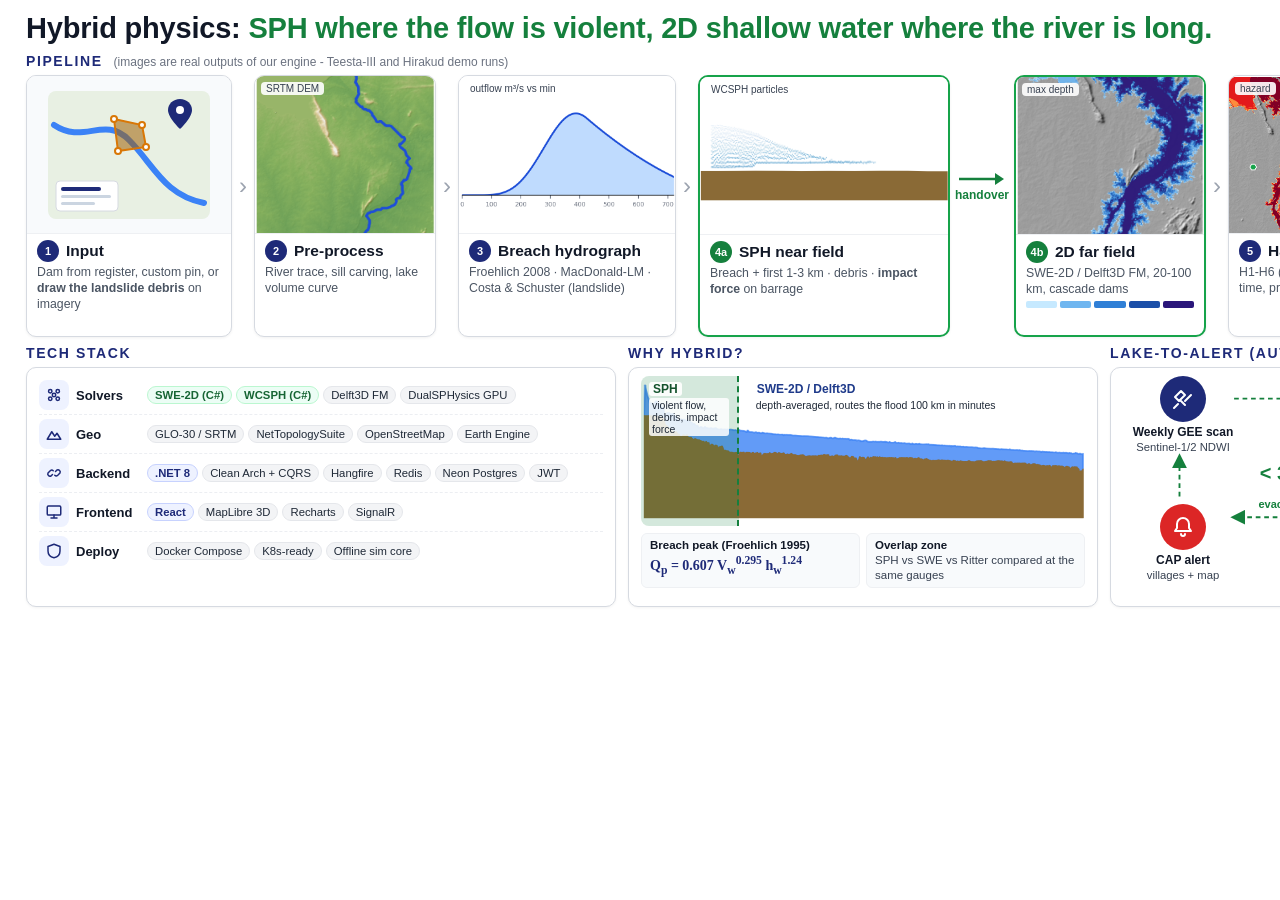
<file: docs/slides/slide3_tech_approach.html>
<!doctype html>
<html lang="en">
<head>
<meta charset="utf-8">
<title>JalPrahari - Slide 3 - Technical Approach</title>
<style>
  @page { size: 1920px 652px; margin: 0; }
  :root { --navy: #1e2a78; --ink: #111827; --text: #374151; --green: #15803d; --border: #d6dae1; --chip: #eef2ff; }
  * { box-sizing: border-box; margin: 0; padding: 0; }
  html, body { width: 1920px; height: 652px; background: #fff; overflow: hidden; }
  body { font-family: 'Segoe UI', Inter, Arial, sans-serif; color: var(--text); padding: 12px 26px 0; -webkit-print-color-adjust: exact; print-color-adjust: exact; }
  h1 { font-size: 29px; font-weight: 700; color: var(--ink); letter-spacing: -0.2px; }
  h1 span { color: var(--green); }
  .label { font-size: 14px; font-weight: 700; letter-spacing: 1.6px; color: var(--navy); margin: 8px 0 6px; }
  .label small { font-weight: 500; letter-spacing: 0; color: #6b7280; font-size: 12px; }

  .flow { display: flex; align-items: stretch; height: 262px; }
  .card { border: 1px solid var(--border); border-radius: 10px; background: #fff; overflow: hidden; display: flex; flex-direction: column; box-shadow: 0 1px 3px rgba(0,0,0,.06); position: relative; }
  .card .img { height: 158px; background: #f8fafc; display: flex; align-items: center; justify-content: center; overflow: hidden; border-bottom: 1px solid #eef0f3; position: relative; }
  .card .img img { width: 100%; height: 100%; object-fit: cover; }
  .card .img img.contain { object-fit: contain; }
  .card .body { padding: 6px 10px 8px; }
  .card h4 { font-size: 15.5px; color: var(--ink); display: flex; align-items: center; gap: 7px; white-space: nowrap; }
  .card p { font-size: 12.3px; line-height: 1.32; color: #4b5563; margin-top: 2px; }
  .n { flex: 0 0 22px; height: 22px; border-radius: 50%; background: var(--navy); color: #fff; font-size: 11px; font-weight: 700; display: grid; place-items: center; }
  .card.hl { border: 2px solid #16a34a; }
  .card.hl .n { background: #15803d; }
  .card.final { border: 2px solid var(--navy); }
  .src { position: absolute; top: 6px; left: 6px; font-size: 10px; background: rgba(255,255,255,.9); color: #374151; border-radius: 4px; padding: 1px 5px; }
  .arr { flex: 0 0 22px; display: flex; align-items: center; justify-content: center; color: #9ca3af; font-size: 24px; padding-bottom: 40px; }
  .arr.g { color: var(--green); flex-basis: 64px; flex-direction: column; font-size: 12px; font-weight: 700; }
  .arr.g svg { width: 50px; height: 18px; }
  .legend { display: flex; gap: 3px; margin-top: 4px; }
  .legend i { flex: 1; height: 7px; border-radius: 2px; }

  .illus { height: 158px; display: grid; place-items: center; background: #f8fafc; border-bottom: 1px solid #eef0f3; }
  .icons { display: grid; grid-template-columns: repeat(3, 1fr); gap: 8px 6px; padding: 8px; width: 100%; }
  .ib { display: flex; flex-direction: column; align-items: center; gap: 2px; font-size: 10.5px; color: #374151; text-align: center; line-height: 1.1; }
  .ib .c { width: 36px; height: 36px; border-radius: 50%; display: grid; place-items: center; }
  .ib svg { width: 20px; height: 20px; fill: none; stroke-width: 2; stroke-linecap: round; stroke-linejoin: round; }
  .files { display: grid; grid-template-columns: 1fr 1fr; gap: 6px; padding: 10px; width: 100%; }
  .file { border: 1.5px solid; border-radius: 5px; padding: 4px 6px; font-size: 11.5px; font-weight: 700; display: flex; align-items: center; gap: 5px; background: #fff; }
  .file small { font-weight: 500; color: #6b7280; font-size: 10px; }

  .bottom { display: grid; grid-template-columns: 590px 470px 380px 1fr; gap: 12px; }
  .panel { border: 1px solid var(--border); border-radius: 10px; padding: 8px 12px 9px; background: #fff; box-shadow: 0 1px 3px rgba(0,0,0,.05); height: 240px; overflow: hidden; }
  .techrow { display: grid; grid-template-columns: 30px 64px 1fr; align-items: center; gap: 7px; padding: 4px 0; border-bottom: 1px dashed #eceef2; }
  .techrow:last-child { border-bottom: 0; }
  .ti { width: 30px; height: 30px; border-radius: 8px; background: var(--chip); display: grid; place-items: center; }
  .ti svg { width: 18px; height: 18px; stroke: var(--navy); fill: none; stroke-width: 2; stroke-linecap: round; stroke-linejoin: round; }
  .techrow b { font-size: 13px; color: var(--ink); }
  .chips { display: flex; flex-wrap: wrap; gap: 4px; }
  .chip { font-size: 11.3px; padding: 2px 7px; border-radius: 999px; background: #f3f4f6; color: #1f2937; border: 1px solid #e5e7eb; white-space: nowrap; }
  .chip.k { background: #eef2ff; border-color: #c7d2fe; color: #1e2a78; font-weight: 600; }
  .chip.g { background: #ecfdf5; border-color: #bbf7d0; color: #166534; font-weight: 600; }

  .hybrid { position: relative; height: 150px; border-radius: 8px; overflow: hidden; background: #f8fafc; }
  .hybrid img { width: 100%; height: 100%; object-fit: fill; }
  .zone { position: absolute; top: 0; bottom: 0; padding: 6px 8px; font-size: 12px; font-weight: 700; }
  .zone > span { background: rgba(255,255,255,.9); border-radius: 3px; padding: 0 4px; }
  .zone.sph { left: 0; width: 22%; background: rgba(21,128,61,.18); border-right: 2px dashed #15803d; color: #14532d; }
  .zone.swe { left: 22%; right: 0; color: #1e3a8a; padding-left: 14px; }
  .zone small { display: block; background: rgba(255,255,255,.85); border-radius: 3px; padding: 1px 3px; margin-top: 2px; font-weight: 500; font-size: 10.5px; color: #1f2937; }
  .facts { display: grid; grid-template-columns: 1fr 1fr; gap: 6px; margin-top: 7px; }
  .fact { background: #f8fafc; border: 1px solid #eef0f3; border-radius: 6px; padding: 4px 8px; font-size: 11.5px; line-height: 1.3; }
  .fact b { color: var(--ink); }
  .formula { font-family: 'Cambria Math', 'Times New Roman', serif; font-weight: 700; color: var(--navy); font-size: 14px; }

  .loop { position: relative; height: 220px; }
  .node { position: absolute; width: 132px; text-align: center; font-size: 11.3px; line-height: 1.25; color: #374151; }
  .node .c { width: 46px; height: 46px; margin: 0 auto 3px; border-radius: 50%; display: grid; place-items: center; }
  .node .c svg { width: 24px; height: 24px; fill: none; stroke: #fff; stroke-width: 2; stroke-linecap: round; stroke-linejoin: round; }
  .node b { color: var(--ink); font-size: 12px; display: block; }
  .loopsvg { position: absolute; inset: 0; }
  .center-note { position: absolute; left: 50%; top: 50%; transform: translate(-50%, -50%); text-align: center; font-size: 11px; color: #15803d; font-weight: 700; line-height: 1.2; }
  .center-note span { display: block; font-size: 20px; }

  .val img { width: 100%; height: 118px; object-fit: contain; }
  .rung { display: grid; grid-template-columns: 20px 1fr auto; align-items: center; gap: 7px; font-size: 12.3px; padding: 4px 0; }
  .rung .num { width: 20px; height: 20px; border-radius: 50%; background: #15803d; color: #fff; font-size: 11px; font-weight: 700; display: grid; place-items: center; }
  .rung b { color: var(--ink); }
  .res { font-family: Consolas, monospace; font-size: 11.5px; font-weight: 700; color: var(--green); background: #ecfdf5; border-radius: 4px; padding: 1px 6px; white-space: nowrap; }
  .res.p { color: #92400e; background: #fffbeb; }
</style>
</head>
<body>
  <h1>Hybrid physics: <span>SPH where the flow is violent, 2D shallow water where the river is long.</span></h1>

  <div class="label">PIPELINE &nbsp;<small>(images are real outputs of our engine - Teesta-III and Hirakud demo runs)</small></div>
  <div class="flow">
    <div class="card" style="width:206px">
      <div class="illus">
        <svg width="170" height="140" viewBox="0 0 170 140">
          <rect x="4" y="6" width="162" height="128" rx="8" fill="#e8f0e3"/>
          <path d="M10 40 C40 60, 60 30, 85 55 S120 110, 160 118" stroke="#3b82f6" stroke-width="6" fill="none" stroke-linecap="round"/>
          <polygon points="70,34 98,40 102,62 74,66" fill="#a16207" fill-opacity=".55" stroke="#d97706" stroke-width="2"/>
          <circle cx="70" cy="34" r="3" fill="#fff" stroke="#d97706" stroke-width="2"/><circle cx="98" cy="40" r="3" fill="#fff" stroke="#d97706" stroke-width="2"/>
          <circle cx="102" cy="62" r="3" fill="#fff" stroke="#d97706" stroke-width="2"/><circle cx="74" cy="66" r="3" fill="#fff" stroke="#d97706" stroke-width="2"/>
          <path d="M136 14c-7 0-12 5-12 11 0 8 12 19 12 19s12-11 12-19c0-6-5-11-12-11z" fill="#1e2a78"/>
          <circle cx="136" cy="25" r="4" fill="#fff"/>
          <rect x="12" y="96" width="62" height="30" rx="4" fill="#fff" stroke="#d6dae1"/>
          <rect x="17" y="102" width="40" height="4" rx="2" fill="#1e2a78"/><rect x="17" y="110" width="50" height="3" rx="1.5" fill="#cbd5e1"/><rect x="17" y="117" width="34" height="3" rx="1.5" fill="#cbd5e1"/>
        </svg>
      </div>
      <div class="body"><h4><span class="n">1</span>Input</h4><p>Dam from register, custom pin, or <b>draw the landslide debris</b> on imagery</p></div>
    </div>
    <div class="arr">›</div>

    <div class="card" style="width:182px">
      <div class="img"><img src="assets/dem_river.png"><span class="src">SRTM DEM</span></div>
      <div class="body"><h4><span class="n">2</span>Pre-process</h4><p>River trace, sill carving, lake volume curve</p></div>
    </div>
    <div class="arr">›</div>

    <div class="card" style="width:218px">
      <div class="img" style="background:#fff"><img class="contain" src="assets/hydro.png"><span class="src">outflow m³/s vs min</span></div>
      <div class="body"><h4><span class="n">3</span>Breach hydrograph</h4><p>Froehlich 2008 · MacDonald-LM · Costa &amp; Schuster (landslide)</p></div>
    </div>
    <div class="arr">›</div>

    <div class="card hl" style="width:252px">
      <div class="img" style="background:#fff"><img class="contain" src="assets/sph.png"><span class="src">WCSPH particles</span></div>
      <div class="body"><h4><span class="n">4a</span>SPH near field</h4><p>Breach + first 1-3 km · debris · <b>impact force</b> on barrage</p></div>
    </div>
    <div class="arr g">
      <svg viewBox="0 0 50 18"><path d="M2 9h40" stroke="#15803d" stroke-width="2.5"/><path d="M38 3l9 6-9 6z" fill="#15803d"/></svg>
      handover
    </div>

    <div class="card hl" style="width:192px">
      <div class="img"><img src="assets/flood_depth.png"><span class="src">max depth</span></div>
      <div class="body"><h4><span class="n">4b</span>2D far field</h4><p>SWE-2D / Delft3D FM, 20-100 km, cascade dams</p>
        <div class="legend"><i style="background:#c6e9ff"></i><i style="background:#6fb6f0"></i><i style="background:#2f7fd6"></i><i style="background:#1b4fa8"></i><i style="background:#2a167a"></i></div></div>
    </div>
    <div class="arr">›</div>

    <div class="card" style="width:196px">
      <div class="img" style="display:grid;grid-template-columns:1fr 1fr;gap:2px">
        <div style="position:relative;height:158px;overflow:hidden"><img src="assets/hazard.png"><span class="src">hazard</span></div>
        <div style="position:relative;height:158px;overflow:hidden"><img src="assets/arrival.png"><span class="src">arrival</span></div>
      </div>
      <div class="body"><h4><span class="n">5</span>Hazard + timing</h4><p>H1-H6 (depth × velocity), arrival time, probability map</p></div>
    </div>
    <div class="arr">›</div>

    <div class="card" style="width:206px">
      <div class="illus">
        <div class="icons">
          <div class="ib"><div class="c" style="background:#fee2e2"><svg viewBox="0 0 24 24" stroke="#dc2626"><circle cx="9" cy="7" r="3"/><path d="M3 20c0-3.5 3-6 6-6s6 2.5 6 6"/><circle cx="17" cy="8" r="2.5"/><path d="M15 14c3 0 6 2 6 5"/></svg></div>People</div>
          <div class="ib"><div class="c" style="background:#ffedd5"><svg viewBox="0 0 24 24" stroke="#ea580c"><path d="M2 16h20M4 16v-4a8 8 0 0116 0v4M8 16v-3M12 16v-4M16 16v-3"/></svg></div>Bridges</div>
          <div class="ib"><div class="c" style="background:#fef3c7"><svg viewBox="0 0 24 24" stroke="#b45309"><path d="M6 4h12M6 8h12M10 4c4 0 6 2 6 4s-2 4-6 4H6l8 8"/></svg></div>Loss ₹</div>
          <div class="ib"><div class="c" style="background:#dcfce7"><svg viewBox="0 0 24 24" stroke="#15803d"><circle cx="12" cy="12" r="9"/><path d="M8 7v10M16 7v10M8 12h8"/></svg></div>Helipads</div>
          <div class="ib"><div class="c" style="background:#e0f2fe"><svg viewBox="0 0 24 24" stroke="#0369a1"><circle cx="12" cy="13" r="8"/><path d="M12 9v4l3 2M9 2h6"/></svg></div>Golden time</div>
          <div class="ib"><div class="c" style="background:#ede9fe"><svg viewBox="0 0 24 24" stroke="#6d28d9"><path d="M5 12a7 7 0 0114 0M8 12a4 4 0 018 0"/><circle cx="12" cy="12" r="1.5"/><path d="M12 14v7"/></svg></div>Sensor sites</div>
        </div>
      </div>
      <div class="body"><h4><span class="n">6</span>Impact + HADR</h4><p>Settlements, roads, hospitals, relief staging</p></div>
    </div>
    <div class="arr">›</div>

    <div class="card final" style="width:206px">
      <div class="illus">
        <div class="files">
          <div class="file" style="border-color:#16a34a;color:#15803d">SHP <small>GIS</small></div>
          <div class="file" style="border-color:#2563eb;color:#1d4ed8">KMZ <small>animated</small></div>
          <div class="file" style="border-color:#dc2626;color:#b91c1c">CAP <small>alert</small></div>
          <div class="file" style="border-color:#6b7280;color:#374151">PDF <small>sitrep</small></div>
          <div class="file" style="border-color:#7c3aed;color:#6d28d9">WMS <small>Bhuvan</small></div>
          <div class="file" style="border-color:#d97706;color:#b45309">JSON <small>GeoJSON</small></div>
        </div>
      </div>
      <div class="body"><h4><span class="n">7</span>Export + Dashboard</h4><p>Live map, 1-click sitrep, CAP for NDMA SACHET</p></div>
    </div>
  </div>

  <div class="bottom">
    <div>
      <div class="label">TECH STACK</div>
      <div class="panel">
        <div class="techrow"><div class="ti"><svg viewBox="0 0 24 24"><circle cx="7" cy="7" r="2.3"/><circle cx="17" cy="7" r="2.3"/><circle cx="12" cy="12" r="2.3"/><circle cx="7" cy="17" r="2.3"/><circle cx="17" cy="17" r="2.3"/></svg></div><b>Solvers</b>
          <div class="chips"><span class="chip g">SWE-2D (C#)</span><span class="chip g">WCSPH (C#)</span><span class="chip">Delft3D FM</span><span class="chip">DualSPHysics GPU</span></div></div>
        <div class="techrow"><div class="ti"><svg viewBox="0 0 24 24"><path d="M3 19l6-10 4 6 3-4 5 8z"/></svg></div><b>Geo</b>
          <div class="chips"><span class="chip">GLO-30 / SRTM</span><span class="chip">NetTopologySuite</span><span class="chip">OpenStreetMap</span><span class="chip">Earth Engine</span></div></div>
        <div class="techrow"><div class="ti"><svg viewBox="0 0 24 24"><path d="M10 14l-2 2a3 3 0 01-4-4l3-3a3 3 0 014 0"/><path d="M14 10l2-2a3 3 0 014 4l-3 3a3 3 0 01-4 0"/></svg></div><b>Backend</b>
          <div class="chips"><span class="chip k">.NET 8</span><span class="chip">Clean Arch + CQRS</span><span class="chip">Hangfire</span><span class="chip">Redis</span><span class="chip">Neon Postgres</span><span class="chip">JWT</span></div></div>
        <div class="techrow"><div class="ti"><svg viewBox="0 0 24 24"><rect x="3" y="4" width="18" height="12" rx="1.5"/><path d="M8 20h8M12 16v4"/></svg></div><b>Frontend</b>
          <div class="chips"><span class="chip k">React</span><span class="chip">MapLibre 3D</span><span class="chip">Recharts</span><span class="chip">SignalR</span></div></div>
        <div class="techrow"><div class="ti"><svg viewBox="0 0 24 24"><path d="M12 3l8 3v6c0 4.5-3.4 8-8 9-4.6-1-8-4.5-8-9V6z"/></svg></div><b>Deploy</b>
          <div class="chips"><span class="chip">Docker Compose</span><span class="chip">K8s-ready</span><span class="chip">Offline sim core</span></div></div>
      </div>
    </div>

    <div>
      <div class="label">WHY HYBRID?</div>
      <div class="panel">
        <div class="hybrid">
          <img src="assets/profile.png">
          <div class="zone sph"><span>SPH</span><small>violent flow,<br>debris, impact force</small></div>
          <div class="zone swe"><span>SWE-2D / Delft3D</span><small>depth-averaged, routes the flood 100 km in minutes</small></div>
        </div>
        <div class="facts">
          <div class="fact"><b>Breach peak (Froehlich 1995)</b><br><span class="formula">Q<sub>p</sub> = 0.607 V<sub>w</sub><sup>0.295</sup> h<sub>w</sub><sup>1.24</sup></span></div>
          <div class="fact"><b>Overlap zone</b><br>SPH vs SWE vs Ritter compared at the same gauges</div>
        </div>
      </div>
    </div>

    <div>
      <div class="label">LAKE-TO-ALERT (AUTOMATIC)</div>
      <div class="panel">
        <div class="loop">
          <svg class="loopsvg" viewBox="0 0 376 220">
            <defs><marker id="m" markerWidth="8" markerHeight="8" refX="6" refY="4" orient="auto"><path d="M0 0l8 4-8 4z" fill="#15803d"/></marker></defs>
            <path d="M118 24 H254" stroke="#15803d" stroke-width="2" fill="none" marker-end="url(#m)" stroke-dasharray="5 4"/>
            <path d="M316 86 V128" stroke="#15803d" stroke-width="2" fill="none" marker-end="url(#m)" stroke-dasharray="5 4"/>
            <path d="M254 150 H118" stroke="#15803d" stroke-width="2" fill="none" marker-end="url(#m)" stroke-dasharray="5 4"/>
            <path d="M60 128 V86" stroke="#15803d" stroke-width="2" fill="none" marker-end="url(#m)" stroke-dasharray="5 4"/>
          </svg>
          <div class="node" style="left:-6px;top:0"><div class="c" style="background:#1e2a78"><svg viewBox="0 0 24 24"><path d="M4 10l6-6 4 4-6 6zM14 14l6-6M10 14l4 4M3 21l4-4"/></svg></div><b>Weekly GEE scan</b>Sentinel-1/2 NDWI</div>
          <div class="node" style="left:250px;top:0"><div class="c" style="background:#0ea5e9"><svg viewBox="0 0 24 24"><path d="M3 15c3-2 6 2 9 0s6 2 9 0M3 19c3-2 6 2 9 0s6 2 9 0M8 11l4-7 4 7"/></svg></div><b>New lake found</b>volume from DEM</div>
          <div class="node" style="left:250px;top:128px"><div class="c" style="background:#15803d"><svg viewBox="0 0 24 24"><path d="M6 4l14 8-14 8z"/></svg></div><b>Auto-simulate</b>natural-dam burst</div>
          <div class="node" style="left:-6px;top:128px"><div class="c" style="background:#dc2626"><svg viewBox="0 0 24 24"><path d="M12 3a6 6 0 016 6v4l2 3H4l2-3V9a6 6 0 016-6zM10 19a2 2 0 004 0"/></svg></div><b>CAP alert</b>villages + map</div>
          <div class="center-note"><span>&lt; 30 min</span>pixel to<br>evacuation map</div>
        </div>
      </div>
    </div>

    <div>
      <div class="label">VALIDATION LADDER</div>
      <div class="panel val">
        <img src="assets/ritter.png">
        <div class="rung"><span class="num">1</span><span><b>Ritter / Stoker</b> exact solution</span><span class="res">L1 2.9% / 0.8%</span></div>
        <div class="rung"><span class="num">2</span><span><b>Malpasset 1959</b> benchmark</span><span class="res p">runner ready</span></div>
        <div class="rung"><span class="num">3</span><span><b>Teesta 2023</b> vs Sentinel-1</span><span class="res p">CSI pending</span></div>
      </div>
    </div>
  </div>
</body>
</html>
</file>
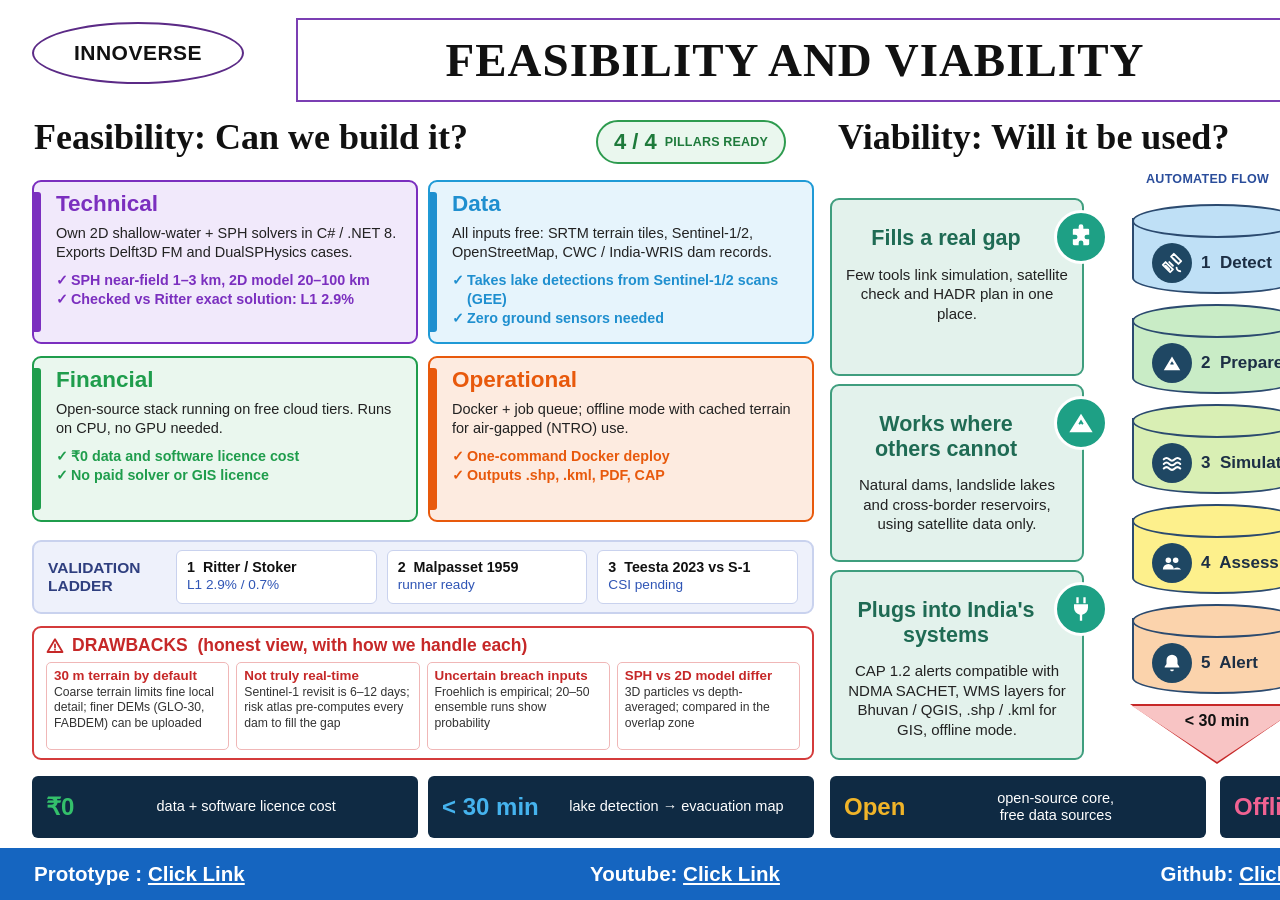
<file: docs/slides/slide_feasibility_viability.html>
<!doctype html>
<html lang="en">
<head>
<meta charset="utf-8" />
<title>Feasibility and Viability - PralayDrishti</title>
<style>
  @page { size: 1600px 900px; margin: 0; }
  * { box-sizing: border-box; margin: 0; padding: 0; }
  html, body { width: 1600px; height: 900px; }
  body { font-family: Arial, Helvetica, sans-serif; color: #111; background: #fff; position: relative; overflow: hidden; -webkit-print-color-adjust: exact; print-color-adjust: exact; }
  .serif { font-family: 'Times New Roman', Times, serif; }

  /* header */
  .team { position: absolute; left: 32px; top: 22px; width: 212px; height: 62px; border: 2px solid #5b2a86; border-radius: 50%; display: grid; place-items: center; font-weight: 700; font-size: 21px; letter-spacing: .5px; }
  .title { position: absolute; left: 296px; top: 18px; width: 998px; height: 84px; border: 2px solid #7b3fb3; display: grid; place-items: center; font-size: 47px; font-weight: 700; letter-spacing: 1px; }
  .sih { position: absolute; right: 30px; top: 28px; text-align: right; font-weight: 700; font-size: 18.5px; line-height: 1.2; color: #333; }

  h2 { position: absolute; top: 116px; font-size: 36px; font-weight: 700; }
  .pill { position: absolute; left: 596px; top: 120px; height: 44px; padding: 0 16px; border: 2px solid #2e9b4f; border-radius: 22px; background: #eaf7ee; display: flex; align-items: center; gap: 8px; color: #1e7a3b; font-weight: 700; }
  .pill b { font-size: 22px; white-space: nowrap; } .pill span { font-size: 12.5px; letter-spacing: .2px; white-space: nowrap; }

  /* pillar cards */
  .card { position: absolute; border: 2px solid; border-radius: 9px; padding: 9px 14px 8px 22px; }
  .card::before { content: ''; position: absolute; left: 0; top: 10px; bottom: 10px; width: 7px; border-radius: 0 3px 3px 0; background: currentColor; }
  .card h3 { font-size: 22.5px; margin-bottom: 7px; }
  .card p { font-size: 14.5px; line-height: 1.32; color: #222; }
  .card ul { list-style: none; margin-top: 9px; }
  .card li { font-size: 14.3px; font-weight: 700; line-height: 1.32; padding-left: 15px; position: relative; }
  .card li::before { content: '\2713'; position: absolute; left: 0; }
  .tech { left: 32px; top: 180px; width: 386px; height: 164px; border-color: #7b2fbf; background: #f1e9fb; color: #7b2fbf; }
  .data { left: 428px; top: 180px; width: 386px; height: 164px; border-color: #1f9ad6; background: #e6f4fc; color: #1f8fcf; }
  .fin  { left: 32px; top: 356px; width: 386px; height: 166px; border-color: #1f9d4c; background: #eaf7ee; color: #1f9d4c; }
  .ops  { left: 428px; top: 356px; width: 386px; height: 166px; border-color: #e8590c; background: #fdebe0; color: #e8590c; }

  /* validation ladder */
  .ladder { position: absolute; left: 32px; top: 540px; width: 782px; height: 74px; border: 2px solid #c9d2ee; border-radius: 9px; background: #eef1fb; display: flex; align-items: center; gap: 10px; padding: 0 14px; }
  .ladder .lab { width: 118px; font-weight: 700; font-size: 15.5px; color: #2f3f7f; line-height: 1.15; }
  .ladder .step { flex: 1; height: 54px; background: #fff; border: 1.5px solid #c9d2ee; border-radius: 6px; padding: 8px 10px; }
  .ladder .step b { font-size: 14.3px; display: block; }
  .ladder .step span { font-size: 13.6px; color: #2f55b5; }

  /* drawbacks */
  .draw { position: absolute; left: 32px; top: 626px; width: 782px; height: 134px; border: 2px solid #d43b3b; border-radius: 9px; padding: 7px 12px; }
  .draw h4 { color: #c62828; font-size: 17.5px; display: flex; align-items: center; gap: 8px; margin-bottom: 6px; }
  .draw .grid { display: grid; grid-template-columns: repeat(4, 1fr); gap: 7px; }
  .draw .d { border: 1.5px solid #f0b7b7; border-radius: 5px; padding: 5px 7px; height: 88px; }
  .draw .d b { font-size: 13.4px; color: #c62828; display: block; margin-bottom: 2px; }
  .draw .d span { font-size: 12.2px; line-height: 1.25; color: #333; display: block; }

  /* viability cards */
  .v { position: absolute; left: 830px; width: 254px; border: 2px solid #3f9e7e; border-radius: 9px; background: #e3f2ec; padding: 26px 14px 10px; text-align: center; }
  .v h3 { font-size: 21.5px; color: #1f6b54; line-height: 1.15; margin-bottom: 14px; padding-right: 22px; }
  .v p { font-size: 15px; line-height: 1.3; color: #222; }
  .v .ic { position: absolute; right: -26px; top: 10px; width: 54px; height: 54px; border-radius: 50%; background: #1ea085; display: grid; place-items: center; border: 3px solid #fff; }
  .v1 { top: 198px; height: 178px; } .v2 { top: 384px; height: 178px; } .v3 { top: 570px; height: 190px; }

  /* flow */
  .cap { position: absolute; top: 172px; font-size: 12.5px; font-weight: 700; letter-spacing: .3px; }
  .cyl { position: absolute; left: 1132px; width: 170px; height: 76px; border: 2px solid #2b4a6f; border-radius: 0 0 85px 85px / 0 0 16px 16px; display: flex; align-items: center; gap: 9px; padding: 14px 0 0 18px; font-size: 17px; font-weight: 700; color: #1d2f45; }
  .cyl::before { content: ''; position: absolute; left: -2px; right: -2px; top: -16px; height: 30px; border: 2px solid #2b4a6f; border-radius: 50%; background: inherit; }
  .cyl .n { width: 40px; height: 40px; border-radius: 50%; background: #1f4763; display: grid; place-items: center; flex: none; position: relative; }
  .cyl span { position: relative; }
  .c1 { top: 218px; background: #bfe0f6; } .c2 { top: 318px; background: #c9ecc6; } .c3 { top: 418px; background: #d9efb4; }
  .c4 { top: 518px; background: #fdf08c; } .c5 { top: 618px; background: #fbd3ac; }
  .tri { position: absolute; left: 1132px; top: 706px; width: 170px; height: 56px; background: #f8c4c4; clip-path: polygon(0 0, 100% 0, 50% 100%); }
  .tri-b { position: absolute; left: 1130px; top: 704px; width: 174px; height: 60px; background: #c62828; clip-path: polygon(0 0, 100% 0, 50% 100%); }
  .tri-t { position: absolute; left: 1132px; top: 712px; width: 170px; text-align: center; font-weight: 700; font-size: 16px; }

  /* risks */
  .r { position: absolute; left: 1314px; width: 278px; height: 174px; border: 2px solid #f1b9b9; border-radius: 9px; background: #fff3f3; padding: 10px 12px; }
  .r .tag { font-size: 12px; font-weight: 700; color: #c62828; margin-left: 70px; }
  .r h4 { font-size: 18.5px; color: #c62828; line-height: 1.15; margin: 6px 0 0 70px; height: 46px; }
  .r .ic { position: absolute; left: 14px; top: 20px; width: 54px; height: 54px; border-radius: 50%; background: #d32f2f; display: grid; place-items: center; }
  .r .fix { position: absolute; left: 10px; right: 10px; bottom: 9px; height: 68px; border: 2px solid #a5d6a7; border-radius: 6px; background: #eaf6ea; padding: 9px 9px; font-size: 14px; line-height: 1.25; }
  .r1 { top: 198px; } .r2 { top: 384px; } .r3 { top: 570px; height: 190px; }

  /* stats */
  .stat { position: absolute; top: 776px; height: 62px; border-radius: 6px; background: #0f2a43; color: #fff; display: flex; align-items: center; padding: 0 14px; gap: 14px; }
  .stat b { font-size: 24px; white-space: nowrap; }
  .stat span { font-size: 14.5px; line-height: 1.2; flex: 1; text-align: center; }
  .s1 { left: 32px; width: 386px; } .s1 b { color: #34c06b; }
  .s2 { left: 428px; width: 386px; } .s2 b { color: #45b3ee; }
  .s3 { left: 830px; width: 376px; } .s3 b { color: #f0b429; }
  .s4 { left: 1220px; width: 372px; } .s4 b { color: #f06292; }

  footer { position: absolute; left: 0; right: 0; bottom: 0; height: 52px; background: #1565c0; color: #fff; display: flex; align-items: center; font-size: 20.5px; font-weight: 700; }
  footer div { flex: 1; padding-left: 34px; }
  footer div:nth-child(2) { text-align: center; padding: 0; }
  footer div:nth-child(3) { text-align: right; padding: 0 264px 0 0; }
  footer a { color: #fff; }
  svg { display: block; }
</style>
</head>
<body>
  <div class="team">INNOVERSE</div>
  <div class="title serif">FEASIBILITY AND VIABILITY</div>
  <div class="sih">SMART INDIA<br />HACKATHON 2026</div>

  <h2 class="serif" style="left:34px">Feasibility: Can we build it?</h2>
  <div class="pill"><b>4 / 4</b><span>PILLARS READY</span></div>
  <h2 class="serif" style="left:838px">Viability: Will it be used?</h2>

  <!-- pillars -->
  <div class="card tech">
    <h3>Technical</h3>
    <p>Own 2D shallow-water + SPH solvers in C# / .NET 8. Exports Delft3D FM and DualSPHysics cases.</p>
    <ul><li>SPH near-field 1&ndash;3 km, 2D model 20&ndash;100 km</li><li>Checked vs Ritter exact solution: L1 2.9%</li></ul>
  </div>
  <div class="card data">
    <h3>Data</h3>
    <p>All inputs free: SRTM terrain tiles, Sentinel-1/2, OpenStreetMap, CWC / India-WRIS dam records.</p>
    <ul><li>Takes lake detections from Sentinel-1/2 scans (GEE)</li><li>Zero ground sensors needed</li></ul>
  </div>
  <div class="card fin">
    <h3>Financial</h3>
    <p>Open-source stack running on free cloud tiers. Runs on CPU, no GPU needed.</p>
    <ul><li>&#8377;0 data and software licence cost</li><li>No paid solver or GIS licence</li></ul>
  </div>
  <div class="card ops">
    <h3>Operational</h3>
    <p>Docker + job queue; offline mode with cached terrain for air-gapped (NTRO) use.</p>
    <ul><li>One-command Docker deploy</li><li>Outputs .shp, .kml, PDF, CAP</li></ul>
  </div>

  <div class="ladder">
    <div class="lab">VALIDATION LADDER</div>
    <div class="step"><b>1&nbsp; Ritter / Stoker</b><span>L1 2.9% / 0.7%</span></div>
    <div class="step"><b>2&nbsp; Malpasset 1959</b><span>runner ready</span></div>
    <div class="step"><b>3&nbsp; Teesta 2023 vs S-1</b><span>CSI pending</span></div>
  </div>

  <div class="draw">
    <h4>
      <svg width="18" height="18" viewBox="0 0 24 24" fill="none" stroke="#c62828" stroke-width="2.4" stroke-linecap="round" stroke-linejoin="round"><path d="M12 3 2 20h20L12 3z"/><path d="M12 10v4M12 17h.01"/></svg>
      DRAWBACKS&nbsp; (honest view, with how we handle each)
    </h4>
    <div class="grid">
      <div class="d"><b>30 m terrain by default</b><span>Coarse terrain limits fine local detail; finer DEMs (GLO-30, FABDEM) can be uploaded</span></div>
      <div class="d"><b>Not truly real-time</b><span>Sentinel-1 revisit is 6&ndash;12 days; risk atlas pre-computes every dam to fill the gap</span></div>
      <div class="d"><b>Uncertain breach inputs</b><span>Froehlich is empirical; 20&ndash;50 ensemble runs show probability</span></div>
      <div class="d"><b>SPH vs 2D model differ</b><span>3D particles vs depth-averaged; compared in the overlap zone</span></div>
    </div>
  </div>

  <!-- viability -->
  <div class="v v1">
    <div class="ic"><svg width="28" height="28" viewBox="0 0 24 24" fill="#fff"><path d="M10 3a2 2 0 0 1 4 0v2h4a1 1 0 0 1 1 1v4h-2a2 2 0 0 0 0 4h2v4a1 1 0 0 1-1 1h-4v-2a2 2 0 0 0-4 0v2H6a1 1 0 0 1-1-1v-4h2a2 2 0 0 0 0-4H5V6a1 1 0 0 1 1-1h4V3z"/></svg></div>
    <h3>Fills a real gap</h3>
    <p>Few tools link simulation, satellite check and HADR plan in one place.</p>
  </div>
  <div class="v v2">
    <div class="ic"><svg width="28" height="28" viewBox="0 0 24 24" fill="#fff"><path d="M12 4 2 20h20L12 4zm0 5 2.2 3.6-1.2 1-1-1.1-1 1.1-1.2-1L12 9z"/></svg></div>
    <h3>Works where others cannot</h3>
    <p>Natural dams, landslide lakes and cross-border reservoirs, using satellite data only.</p>
  </div>
  <div class="v v3">
    <div class="ic"><svg width="28" height="28" viewBox="0 0 24 24" fill="#fff"><path d="M8 2h2v5H8V2zm6 0h2v5h-2V2zM6 8h12v3a6 6 0 0 1-5 5.9V22h-2v-5.1A6 6 0 0 1 6 11V8z"/></svg></div>
    <h3>Plugs into India's systems</h3>
    <p>CAP 1.2 alerts compatible with NDMA SACHET, WMS layers for Bhuvan / QGIS, .shp / .kml for GIS, offline mode.</p>
  </div>

  <!-- automated flow -->
  <div class="cap" style="left:1146px; color:#2a4d9b">AUTOMATED FLOW</div>
  <div class="cap" style="left:1318px; color:#c62828">RISKS &rarr; FIXES</div>

  <div class="cyl c1"><div class="n"><svg width="22" height="22" viewBox="0 0 24 24" fill="none" stroke="#fff" stroke-width="2" stroke-linecap="round" stroke-linejoin="round"><path d="m13 7 4 4M5 15l4 4M9 11l4 4"/><path d="m11 5 3-3 8 8-3 3zM2 14l3-3 8 8-3 3z"/><path d="M17 17a4 4 0 0 0 4 4"/></svg></div><span>1&nbsp; Detect</span></div>
  <div class="cyl c2"><div class="n"><svg width="22" height="22" viewBox="0 0 24 24" fill="#fff"><path d="M12 5 3 20h18L12 5zm0 5 2 3.2-1 .9-1-1-1 1-1-.9L12 10z"/></svg></div><span>2&nbsp; Prepare</span></div>
  <div class="cyl c3"><div class="n"><svg width="22" height="22" viewBox="0 0 24 24" fill="none" stroke="#fff" stroke-width="2.2" stroke-linecap="round"><path d="M3 8c2-2 4-2 6 0s4 2 6 0 4-2 6 0M3 13c2-2 4-2 6 0s4 2 6 0 4-2 6 0M3 18c2-2 4-2 6 0s4 2 6 0 4-2 6 0"/></svg></div><span>3&nbsp; Simulate</span></div>
  <div class="cyl c4"><div class="n"><svg width="22" height="22" viewBox="0 0 24 24" fill="#fff"><circle cx="8" cy="9" r="3"/><circle cx="16" cy="9" r="3"/><path d="M2 19a6 6 0 0 1 12 0zM13 19a6 6 0 0 1 9 0z"/></svg></div><span>4&nbsp; Assess</span></div>
  <div class="cyl c5"><div class="n"><svg width="22" height="22" viewBox="0 0 24 24" fill="#fff"><path d="M12 3a6 6 0 0 0-6 6v4l-2 3v1h16v-1l-2-3V9a6 6 0 0 0-6-6zm-2 16a2 2 0 0 0 4 0z"/></svg></div><span>5&nbsp; Alert</span></div>
  <div class="tri-b"></div><div class="tri"></div><div class="tri-t">&lt; 30 min</div>

  <!-- risks -->
  <div class="r r1">
    <div class="ic"><svg width="28" height="28" viewBox="0 0 24 24" fill="none" stroke="#fff" stroke-width="2.2" stroke-linecap="round" stroke-linejoin="round"><path d="M14.7 6.3a4 4 0 0 0-5.4 5.4L3 18l3 3 6.3-6.3a4 4 0 0 0 5.4-5.4l-2.5 2.5-2.2-.6-.6-2.2z"/></svg></div>
    <div class="tag">&#9888; Risk</div>
    <h4>Heavy solvers are hard to install</h4>
    <div class="fix"><b>Fix:</b> Built-in C# solvers ship in one Docker image; Delft3D is optional</div>
  </div>
  <div class="r r2">
    <div class="ic"><svg width="28" height="28" viewBox="0 0 24 24" fill="none" stroke="#fff" stroke-width="2.2" stroke-linecap="round" stroke-linejoin="round"><path d="M4 3v18h17"/><path d="M4 17h3M4 13h2M4 9h3M8 21v-3M12 21v-2M16 21v-3"/></svg></div>
    <div class="tag">&#9888; Risk</div>
    <h4>No bathymetry, 30 m DEM</h4>
    <div class="fix"><b>Fix:</b> Burn channel into DEM; ensemble runs show uncertainty</div>
  </div>
  <div class="r r3">
    <div class="ic"><svg width="28" height="28" viewBox="0 0 24 24" fill="none" stroke="#fff" stroke-width="2.2" stroke-linecap="round" stroke-linejoin="round"><rect x="7" y="7" width="10" height="10" rx="1.5"/><path d="M10 3v4M14 3v4M10 17v4M14 17v4M3 10h4M3 14h4M17 10h4M17 14h4"/></svg></div>
    <div class="tag">&#9888; Risk</div>
    <h4>SPH is compute-heavy</h4>
    <div class="fix" style="height:78px"><b>Fix:</b> SPH only near the breach; quick mode skips it; atlas runs are pre-computed</div>
  </div>

  <!-- stats -->
  <div class="stat s1"><b>&#8377;0</b><span>data + software licence cost</span></div>
  <div class="stat s2"><b>&lt; 30 min</b><span>lake detection &rarr; evacuation map</span></div>
  <div class="stat s3"><b>Open</b><span>open-source core,<br />free data sources</span></div>
  <div class="stat s4"><b>Offline</b><span>cached-terrain mode for air-gapped sites</span></div>

  <footer>
    <div>Prototype : <a href="https://sihproject-latest.onrender.com">Click Link</a></div>
    <div>Youtube: <a href="#">Click Link</a></div>
    <div>Github: <a href="https://github.com/Sahil-Bishnoi107/SIHProject">Click Link</a></div>
  </footer>
</body>
</html>
</file>
